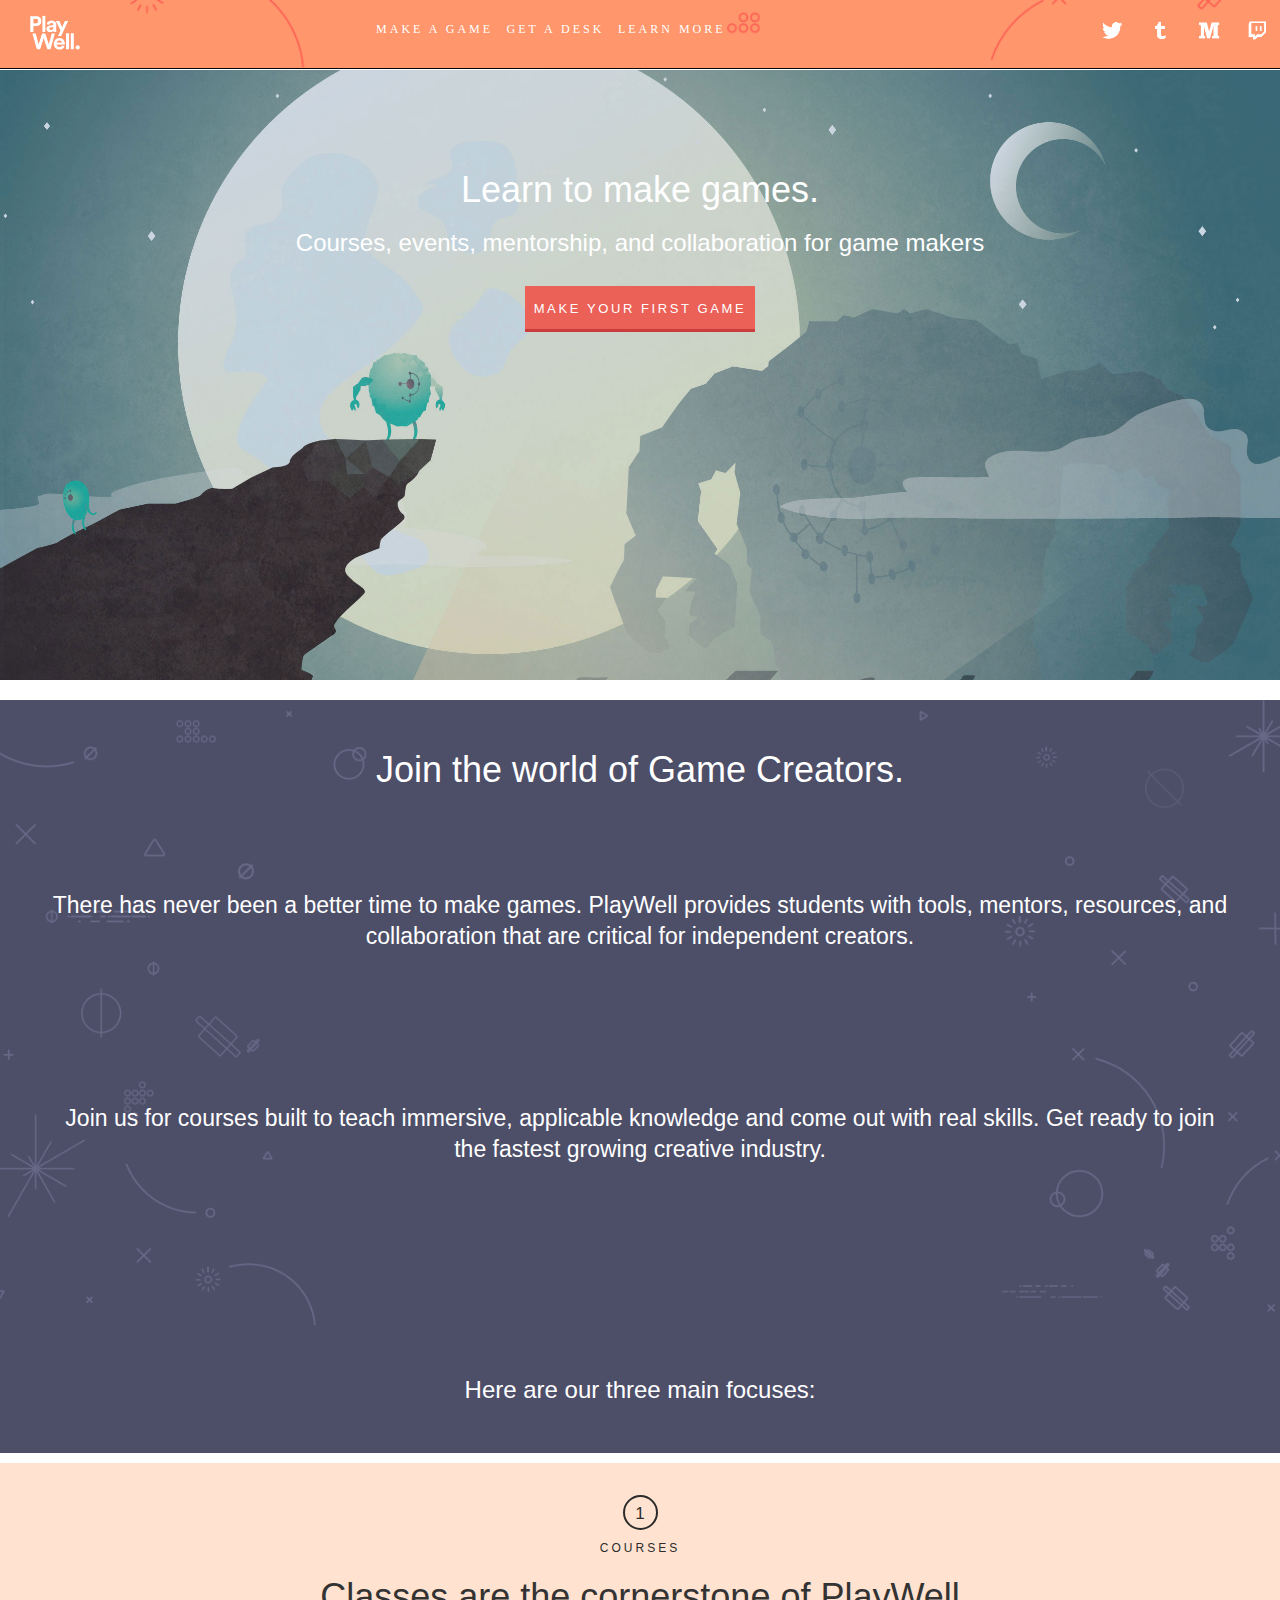
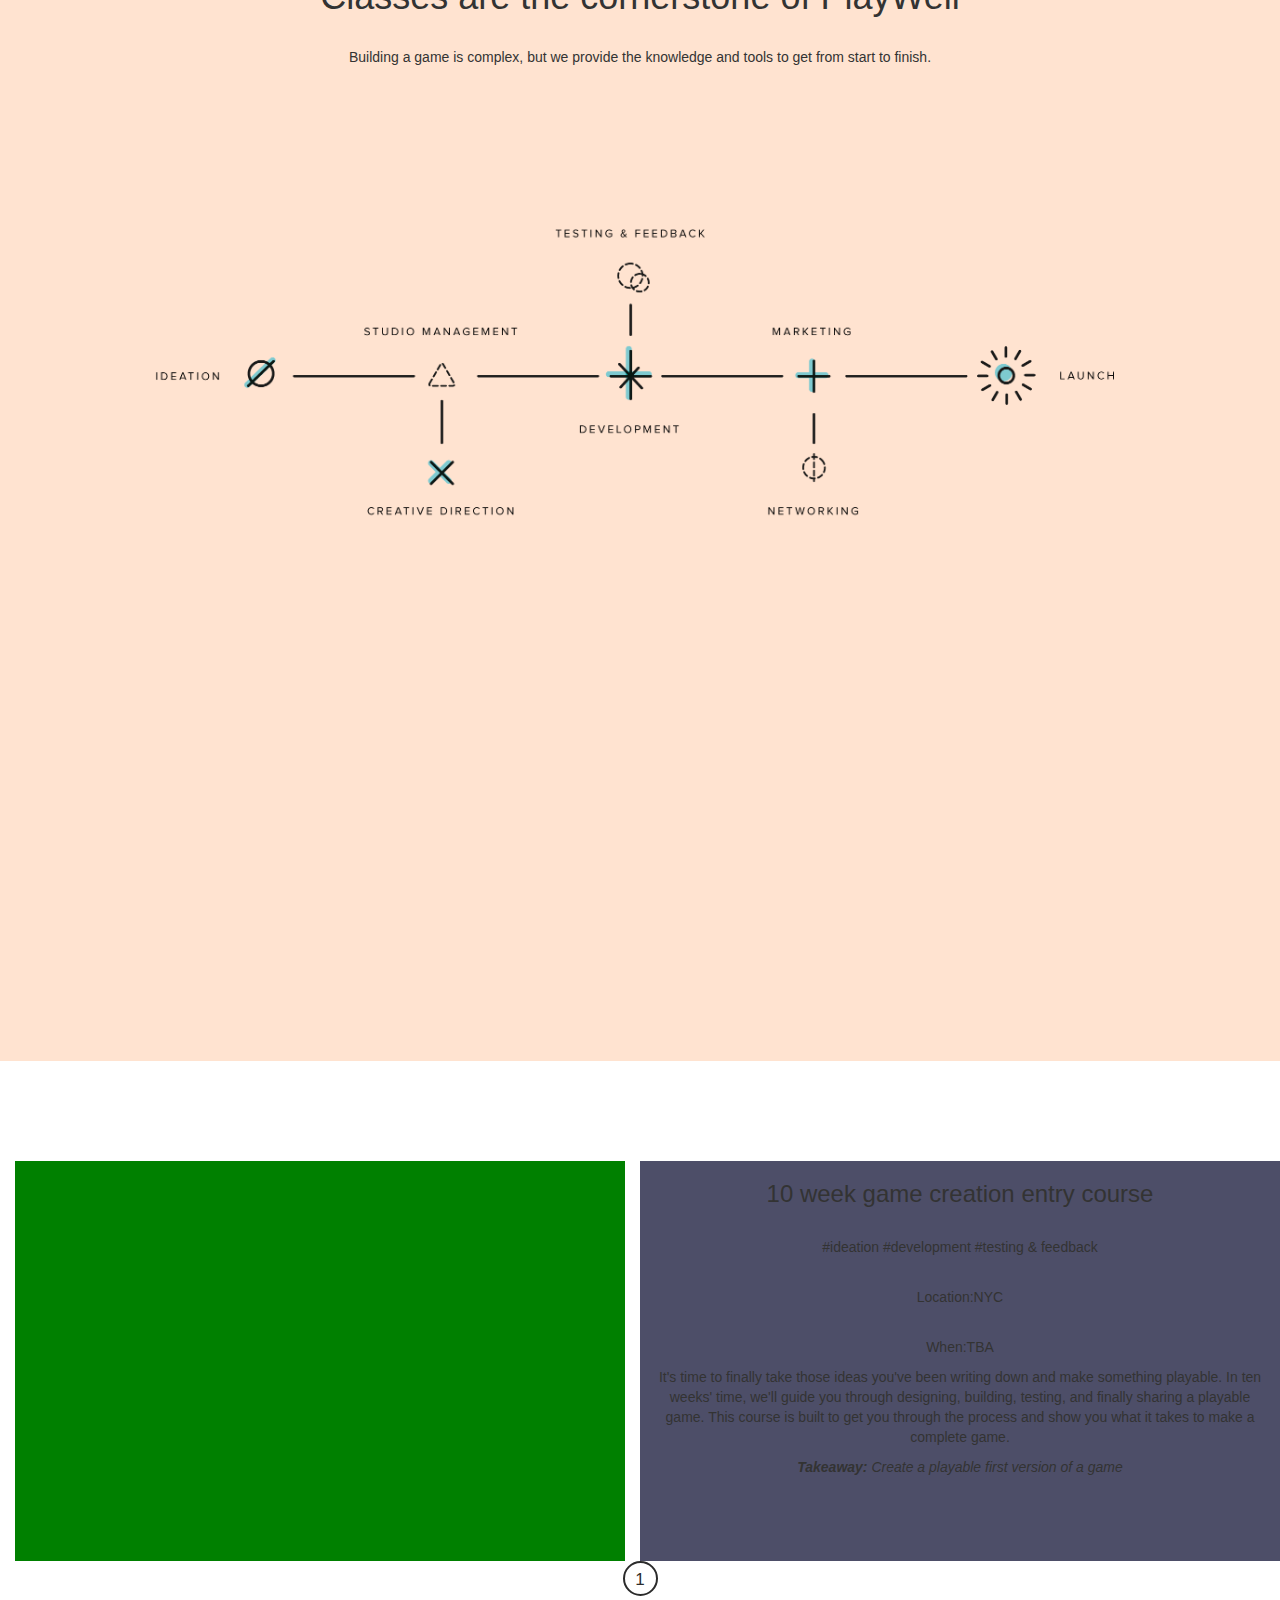
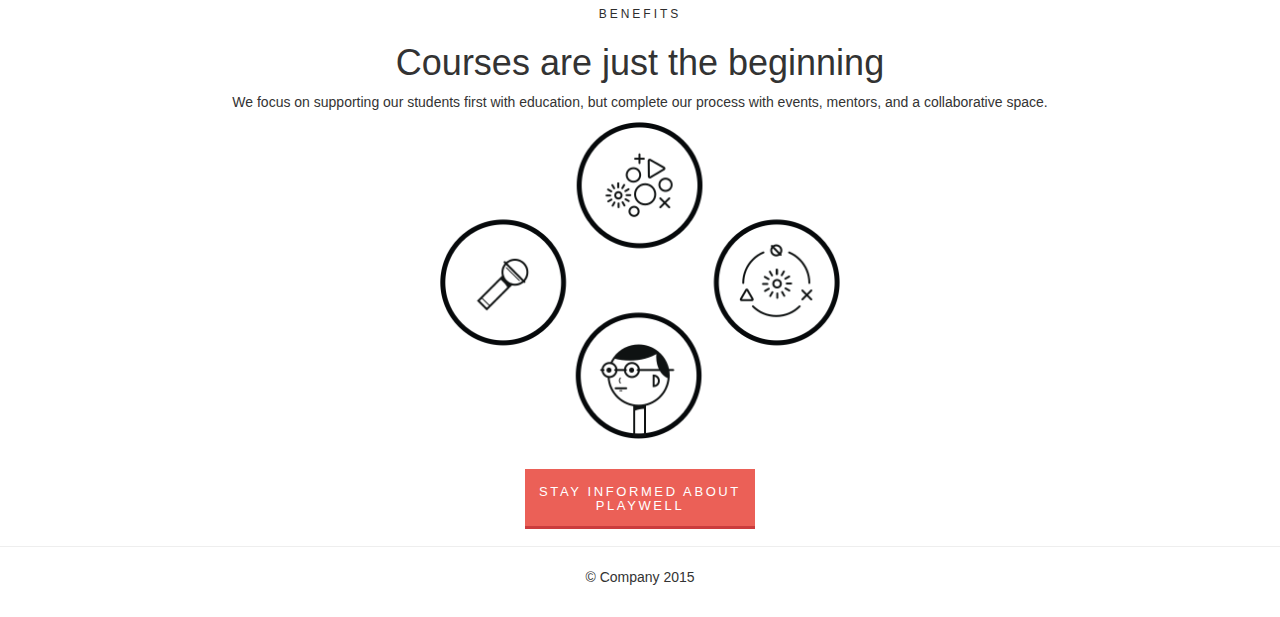
<file: index.html>
<!doctype html>
<!--[if lt IE 7]>      <html class="no-js lt-ie9 lt-ie8 lt-ie7" lang=""> <![endif]-->
<!--[if IE 7]>         <html class="no-js lt-ie9 lt-ie8" lang=""> <![endif]-->
<!--[if IE 8]>         <html class="no-js lt-ie9" lang=""> <![endif]-->
<!--[if gt IE 8]><!--> <html class="no-js" lang=""> <!--<![endif]-->
    <head>
        <meta charset="utf-8">
        <meta http-equiv="X-UA-Compatible" content="IE=edge,chrome=1">
        <title>Playwell: Learn to make games together.</title>
        <meta name="description" content="">
        <meta name="viewport" content="width=device-width, initial-scale=1">
        <link rel="apple-touch-icon" href="apple-touch-icon.png">

        <link rel="stylesheet" href="css/bootstrap.min.css">
        <style>
            body {
                padding-top: 50px;
                padding-bottom: 20px;
            }
        </style>
        <!--link rel="stylesheet" href="css/main-bootstrap.css"-->
        <link rel="stylesheet" href="css/main.css">

        <script src="js/vendor/modernizr-2.8.3-respond-1.4.2.min.js"></script>
    </head>
    <body>
        <!--[if lt IE 8]>
            <p class="browserupgrade">You are using an <strong>outdated</strong> browser. Please <a href="http://browsehappy.com/">upgrade your browser</a> to improve your experience.</p>
        <![endif]-->
    <div class="container-fluid">
      <nav class="navbar navbar-inverse navbar-fixed-top" role="navigation">
        <div class="row">
            <div class="col-sm-1 col">
                <a href="index.html">
                <img id="logo" src="assets/PWWhiteMedium.png" alt="playwell">
                </img>
                </a>
              </div>   

            <div class="col-sm-8">       
              <ul class="inline scrollable">
                <li>
                  <a href='Make-A-Game.html'>MAKE A GAME</a>
                </li>
                <li>
                  <a href='Desk.html'>GET A DESK</a>
                </li>
                <li>
                  <a href='LearnMore.html'>LEARN MORE</a>
                </li>
              </ul>
            </div>
            <div class="col-sm-3 text-right">
              <ul class="inline">
                <!-- <li class="cta"><a href="#">GET INFO</a></li> -->
                <li> <a href="https://twitter.com/playwellco" target="_blank"><img src="img/twitterwhite.png" alt="Twitter" class="threes" /></a> </li>
                <li> <a href="http://playwellblog.tumblr.com/" target="_blank"><img src="img/tumblrwhite.png" alt="Tumblr" class="threes" /></a> </li>
                <li> <a href="https://medium.com/@playwellco" target="_blank"><img src="img/mediumcomwhite.png" alt="Medium" class="threes" /></a> </li>
                <li> <a href="http://www.twitch.tv/playwellco" target="_blank"><img src="img/twitchwhite.png" alt="Twitch" class="threes" /></a> </li>
              </ul>
            </div>
          </div>
          </nav>
    </div>
    <!--**Content*****************************************************************************************************************-->
    <header>
      <section id="title">
        <h1>Learn to make games.</h1>
        <h3>Courses, events, mentorship, and collaboration for game makers</h3>
        <a class="buttonlink" href="">make your first game</a>
      </section>
    </header>

    <section id="join">
    <h1>Join the world of Game Creators.</h1><p>There has never been a better time to make games. PlayWell provides students with tools, mentors, resources, and collaboration that are critical for independent creators.</p><br />
    <p>Join us for courses built to teach immersive, applicable knowledge and come out with real skills. Get ready to join the fastest growing creative industry.</p><br/><br/>
    <h3>Here are our three main focuses:</h3></section>
    <section id="diagram">
    <div class="numberHolder">
        <span class="circleNumber">1</span>
          <br />
        <span class="title">COURSES</span>
    </div>
    <h1>Classes are the cornerstone of PlayWell</h1><br/>
    <p>Building a game is complex, but we provide the knowledge and tools to get from start to finish.</p>
    <img src='img/PlayWell-Diagram.png'>

    </section>
    <section id="course">
    <div class="col-sm-6"><div class="filler-placeholder" style="background-color:green; height:400px;"></div></div>
    <div class="col-sm-6 description" >
      <h3>10 week game creation entry course</h3><br/>
      <p>#ideation #development #testing & feedback</p><br/>
      <p>Location:NYC</p> <br/>
      <p>When:TBA</p>
    
      <p class="course-description">It's time to finally take those ideas you've been writing down and make something playable. In ten weeks' time, we'll guide you through designing, building, testing, and finally sharing a playable game. This course is built to get you through the process and show you what it takes to make a complete game.</p>

      <p class="course-takeaway"> <b>Takeaway:</b> Create a playable first version of a game</p>
      </div>
    </section>
    <section id="benefits">
      <div class="numberHolder">
        <span class="circleNumber">1</span>
          <br />
        <span class="title">BENEFITS</span>
    </div>
    <h1>Courses are just the beginning</h1>
      <p>We focus on supporting our students first with education, but complete our process with events, mentors, and a collaborative space.</p>
    <img src="img/iconsbrah.png" class="icons"><br />
    <a class="buttonlink"href="">Stay informed about playwell</a>
    </section>
    <section id="quote"></section>
    <section id="team"></section>
      <hr>

      <footer>
        <p>&copy; Company 2015</p>
      </footer>
 
          
    <script src="//ajax.googleapis.com/ajax/libs/jquery/1.11.2/jquery.min.js"></script>
        <script>window.jQuery || document.write('<script src="js/vendor/jquery-1.11.2.min.js"><\/script>')</script>

        <script src="js/vendor/bootstrap.min.js"></script>

        <script src="js/plugins.js"></script>
        <script src="js/main.js"></script>

        <!-- Google Analytics: change UA-XXXXX-X to be your site's ID. -->
        <script>
            (function(b,o,i,l,e,r){b.GoogleAnalyticsObject=l;b[l]||(b[l]=
            function(){(b[l].q=b[l].q||[]).push(arguments)});b[l].l=+new Date;
            e=o.createElement(i);r=o.getElementsByTagName(i)[0];
            e.src='//www.google-analytics.com/analytics.js';
            r.parentNode.insertBefore(e,r)}(window,document,'script','ga'));
            ga('create','UA-XXXXX-X','auto');ga('send','pageview');
        </script>
    </body>
</html>
</file>
<file: css/main.css>
/* ==========================================================================
Global
   ========================================================================== */
body {
	text-align:center;
}
img{
	width:100%;
	padding:10%;
}
/* ==========================================================================
Navbar
   ========================================================================== */
nav.navbar{
	background-image:url("../img/stickynav_back.png");
	width: 100%;
	background-size: cover;
   position: fixed;
    font-family: 'ProximaNova-Regular';
    z-index: 5;
}
  .navbar.mobile{
    display: none !important;
  }
  .navbar{
    padding: 8px 0;
    
  }
  .navbar img{
    width:35px;
  }

  #logo{
  	padding:0;
    width: 50px;
    margin-left: 30px;
    margin-top: 7px;
  }
  .navbar li{
    line-height: 3;
  }
  .navbar li a{
  	color:white;
    padding: 2px 5px;
    letter-spacing: 3px;
    font-size: 12px;
    text-transform: uppercase;
  }
/* ==========================================================================
Content
   ========================================================================== */

header{

	background: url('../img/the_razor_cliffs.jpg') no-repeat;
	background-size: cover;
	height:610px;
    
}

#title{
	text-align:center;
	color:white;
}
#title h1{
	padding-top:100px;
}
#title a, #benefits a{

	background-color:#CB6057;
	text-transform:uppercase;
	color:white;
	width:230px;
    letter-spacing: 2.6px;
    line-height: 14px;
    margin:0 auto;
    margin-top: 30px;
    position: relative;
    text-decoration: none;
    background-color: #EB6057;
    //font-family: ProximaNova-Regular;
    font-size: 13px;
    display: block;
    box-shadow: 0px 3px 0px #CB3C3D;
    text-align: center;
    padding: 16px 0px 13px;
    transition: all 0.1s ease 0s;
}
ul.inline {
    list-style: outside none none;
}
ul.inline li {
    display: inline-block;
}
li {
	font-size:12;
}
#join{
	background: url('../img/ClassesTexture.png') no-repeat;
	background-size: 100%;
	background-color:#4D4E68;
	width:100%;
	color:white;
	height:auto;
	margin: 0 auto;
	font-size: 23px;
    line-height: 31px;
}
#join p, #join h2, #join h1, #join h3{
	padding:50px;
}
  #join p{
    display: block;
    padding-top: 40px;
    margin-bottom: 30px;
  }
  #join h2{
    font-family: ProximaNova-Regular;
    color: white;
    text-align: center;
    width: 100%;
    font-size: 24px;
    margin-top: 60px;
    font-weight: 100;
  }

#diagram{
	background-color: #FFE3D0;
	background-size: 100%;
    padding-bottom: 400px;
    margin-bottom:100px;

  
}
.course-takeaway{
	font-style:italic;
}
.description{
	background-color:#4D4E68;
	height:400px;
}
.numberHolder{
	color: #2D2D2D;
    width: 100%;
    text-align: center;
    padding-top: 32px;
}
 .numberHolder .circleNumber{
    //font-family: ProximaNova-Bold;
    font-size: 17px;
    display: inline-block;
    border-radius: 50%;
    behavior: url(PIE.htc); /* remove if you don't care about IE8 */
    width: 35px;
    height: 35px;
    padding: 5px;
     background: transparent;
    border: 2px solid #2B2B2B;
}
 .title{
    display: inline-block;
    margin-top: 10px;
    letter-spacing: 3px;
    font-size: 12px;
}
.icons{
	width:400px;
	padding:0px;
}
</file>
